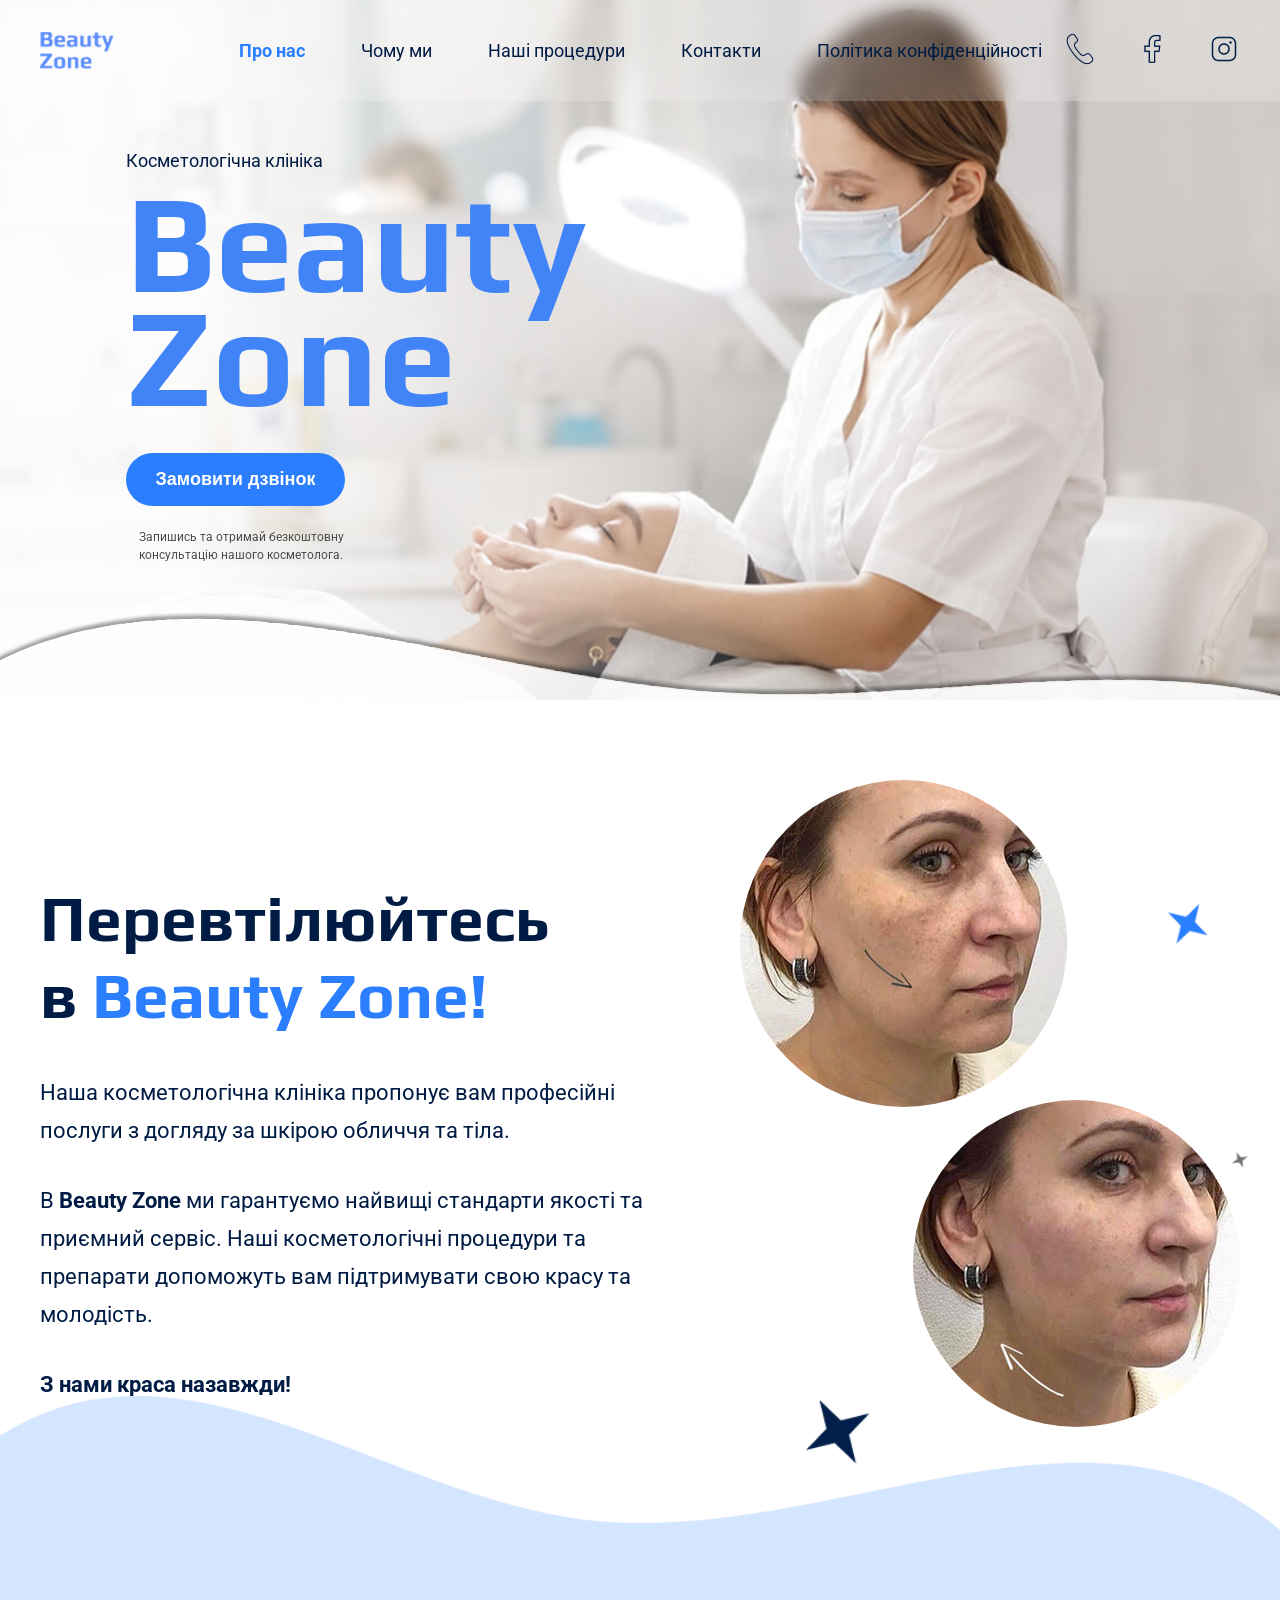
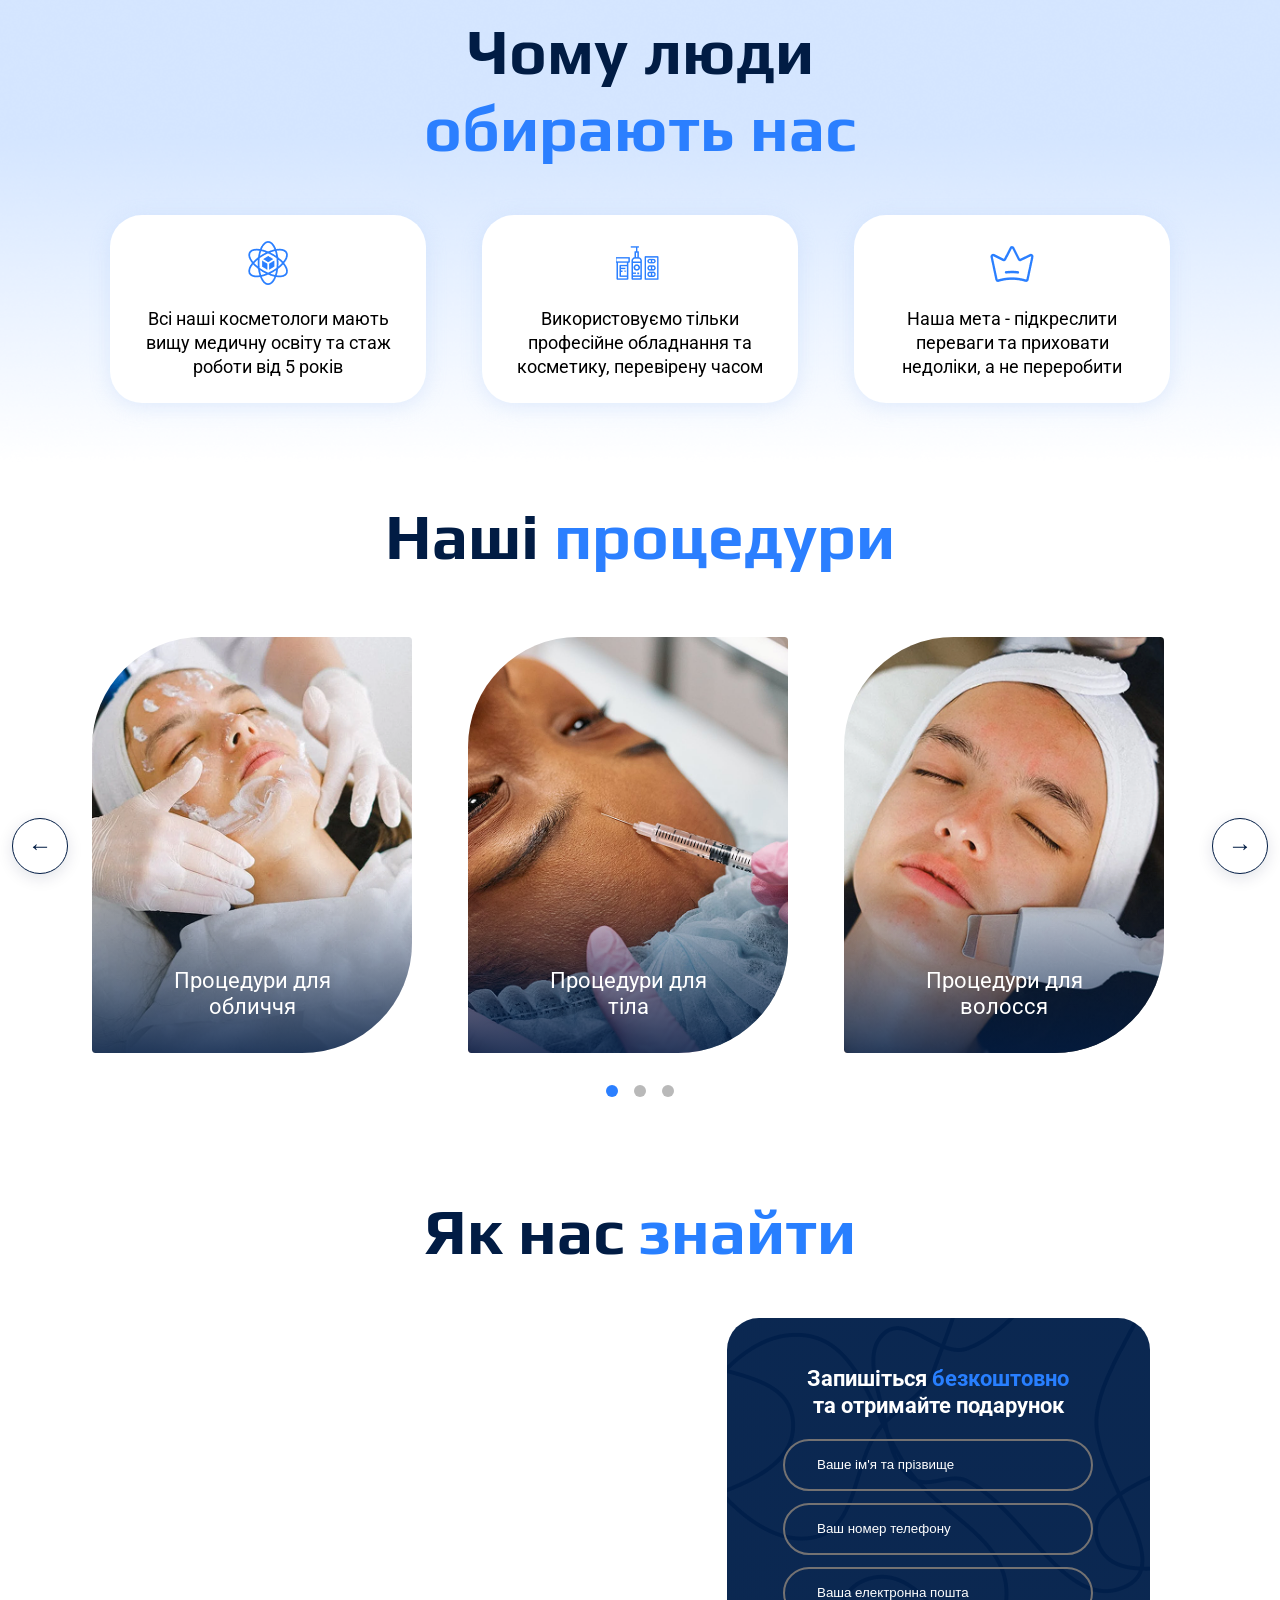
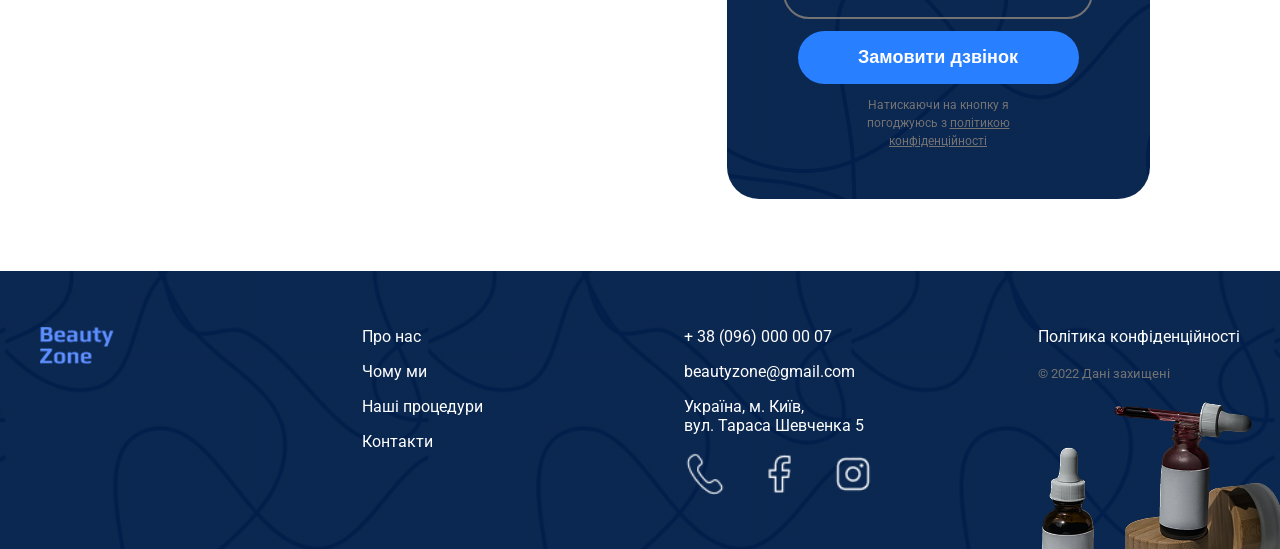
<file: index.html>
<!DOCTYPE html>
<html lang="uk">

<head>
  <meta charset="UTF-8">
  <meta name="viewport" content="width=device-width, initial-scale=1.0">
  <title>Beauty Zone</title>
  <link rel="stylesheet" href="./style.css">
  <link href="https://fonts.googleapis.com/css2?family=Roboto:wght@100;300;400;700;900&display=swap" rel="stylesheet">
  <link href="https://fonts.googleapis.com/css2?family=Play:wght@400;700&display=swap" rel="stylesheet">
  <link rel="stylesheet" href="https://cdn.jsdelivr.net/npm/swiper@11/swiper-bundle.min.css">
</head>

<body>
  <header class="header">
    <div class="container header_container">
      <div class="logo">
        <a href="#hero">
          <img
            src="images/logo@2x.png"
            alt="Beauty Zone"
          >
        </a>
      </div>
      <nav class="header-nav">
        <ul class="nav-list">
          <li><a href="#about">Про нас</a></li>
          <li><a href="#why">Чому ми</a></li>
          <li><a href="#services">Наші процедури</a></li>
          <li><a href="#contact">Контакти</a></li>
          <li><a href="privacy-policy.html">Політика конфіденційності</a></li>
        </ul>
      </nav>
      <div class="icons">
        <a href="tel:+380960000007"><img src="images/telephone.png" alt=""></a>
        <a href="#" aria-label="Facebook" target="_blank" rel="noopener noreferrer"><img src="images/facebook.png" alt=""></a>
        <a href="#" aria-label="Instagram" target="_blank" rel="noopener noreferrer"><img src="images/instagram.png" alt=""></a>
      </div>
      <button
        class="mobile-menu-button"
        type="button"
        data-mobile-menu-open
        aria-label="Відкрити меню"
        aria-controls="mobile-menu"
        aria-expanded="false"
      >
        <span></span>
        <span></span>
        <span></span>
      </button>
    </div>
  </header>

  <div class="mobile-menu" id="mobile-menu" data-mobile-menu aria-hidden="true">
    <button class="mobile-menu__close" type="button" data-mobile-menu-close aria-label="Закрити меню">
      &times;
    </button>
    <nav class="mobile-menu__nav" aria-label="Мобільна навігація">
      <ul>
        <li><a href="#about">Про нас</a></li>
        <li><a href="#why">Чому ми</a></li>
        <li><a href="#services">Наші процедури</a></li>
        <li><a href="#contact">Контакти</a></li>
        <li><a href="privacy-policy.html">Політика конфіденційності</a></li>
      </ul>
    </nav>
  </div>

  <main>
    <section id="hero">
      <div class="container">
        <div class="hero-content">
          <p>Косметологічна клініка</p>
          <h1>Beauty Zone</h1>
          <button class="btn" type="button" data-modal-open aria-controls="callback-modal" aria-expanded="false">Замовити дзвінок</button>
          <p>Запишись та отримай безкоштовну<br>консультацію нашого косметолога.</p>
        </div>
      </div>
    </section>

    <section id="about">
      <div class="about-container">
        <div class="about-content">
          <h2 class="about-title">
            Перевтілюйтесь
            <br>
            в <span>Beauty Zone!</span>
          </h2>
          <p class="about-text">Наша косметологічна клініка пропонує вам професійні послуги з догляду за шкірою обличчя та тіла.</p>
          <p class="about-text">В <span class="bold">Beauty Zone</span> ми гарантуємо найвищі стандарти якості та приємний сервіс. Наші косметологічні процедури та препарати допоможуть вам підтримувати свою красу та молодість.</p>
          <p class="about-text bold">З нами краса назавжди!</p>
        </div>
        <div class="about-images">
          <div class="about-photo-top">
            <img src="images/photo.png" class="photo" alt="">
          </div>
          <div class="about-photo-bottom">
            <img src="images/photo-2.png" class="photo-2" alt="">
          </div>
        </div>
        <img class="star-1" src="images/Star-1.png" alt="">
        <img class="star-2" src="images/Star-2.png" alt="">
        <img class="star-3" src="images/Star-3.png" alt="">
      </div>
    </section>

    <section id="why">
      <div class="wave-wrapper">
        <img src="images/wave.png" alt="" class="wave-image">
      </div>
      <div class="container">
        <h2 class="why-us-title">
          Чому люди <br>
          <span>обирають нас</span>
        </h2>
        <div class="why-us-cards">
          <div class="why-card">
            <img src="images/icon-1.png" alt="">
            <p>Всі наші косметологи мають вищу медичну освіту та стаж роботи від 5 років</p>
          </div>
          <div class="why-card">
            <img src="images/icon-2.png" alt="">
            <p>Використовуємо тільки професійне обладнання та косметику, перевірену часом</p>
          </div>
          <div class="why-card">
            <img src="images/icon-3.png" alt="">
            <p>Наша мета - підкреслити переваги та приховати недоліки, а не переробити</p>
          </div>
        </div>
      </div>
    </section>

    <section class="swiper-services-section" id="services">
      <div class="container-swiper-services">
        <h2 class="services-title">Наші <span>процедури</span></h2>

        <button class="services-button prev-button" type="button" aria-label="Попередня процедура">←</button>

        <div class="services-cards-container">
          <div class="services-slider swiper">
            <div class="swiper-wrapper">
              <div class="swiper-slide">
                <article class="services-card services-card-1">
                  <div class="services-card__inner">
                    <div class="services-card__front">
                      <h3 class="services-category">Процедури для обличчя</h3>
                    </div>
                    <div class="services-card__back">
                      <ul>
                        <li>Маски для обличчя</li>
                        <li>Ін'єкції краси</li>
                        <li>Очищення обличчя</li>
                      </ul>
                    </div>
                  </div>
                </article>
              </div>

              <div class="swiper-slide">
                <article class="services-card services-card-2">
                  <div class="services-card__inner">
                    <div class="services-card__front">
                      <h3 class="services-category">Процедури для тіла</h3>
                    </div>
                    <div class="services-card__back">
                      <ul>
                        <li>Воскова депіляція</li>
                        <li>Антицелюлітні процедури</li>
                        <li>SPA-догляд</li>
                      </ul>
                    </div>
                  </div>
                </article>
              </div>

              <div class="swiper-slide">
                <article class="services-card services-card-3">
                  <div class="services-card__inner">
                    <div class="services-card__front">
                      <h3 class="services-category">Процедури для волосся</h3>
                    </div>
                    <div class="services-card__back">
                      <ul>
                        <li>Маски для волосся</li>
                        <li>Лікування волосся</li>
                        <li>Стрижка та фарбування</li>
                      </ul>
                    </div>
                  </div>
                </article>
              </div>
            </div>
          </div>
        </div>

        <button class="services-button next-button" type="button" aria-label="Наступна процедура">→</button>
        <div class="services-buttons-bottom" aria-label="Services pagination">
          <button class="dot active" type="button" aria-label="Show procedure 1"></button>
          <button class="dot" type="button" aria-label="Show procedure 2"></button>
          <button class="dot" type="button" aria-label="Show procedure 3"></button>
        </div>
      </div>
    </section>

    <section class="contact-section" id="contact">
      <div class="container">
        <h2 class="contact-section__title">
          Як нас
          <span>знайти</span>
        </h2>

        <div class="contact-section__content">
          <iframe
            class="contact-section__map"
            src="https://maps.google.com/maps?q=Tarasa%20Shevchenka%20St%205%20Kyiv&t=&z=16&ie=UTF8&iwloc=&output=embed"
            title="Карта розташування"
            allowfullscreen=""
            loading="lazy"
            referrerpolicy="no-referrer-when-downgrade"
          ></iframe>

          <div class="contact-form">
            <h3 class="contact-form__title">
              Запишіться
              <span>безкоштовно</span>
              та отримайте подарунок
            </h3>

            <form class="form">
              <input class="form__input" type="text" name="full-name" placeholder="Ваше ім'я та прізвище" autocomplete="name" pattern="[A-Za-zА-Яа-яІіЇїЄєҐґ'’`-]+ [A-Za-zА-Яа-яІіЇїЄєҐґ'’`-]+" title="Введіть ім'я та прізвище двома словами" required>
              <input class="form__input" type="tel" name="phone" placeholder="Ваш номер телефону" autocomplete="tel" pattern="\+380[0-9]{9}" title="Введіть номер у форматі +380XXXXXXXXX" required>
              <input class="form__input" type="email" name="email" placeholder="Ваша електронна пошта" autocomplete="email" pattern="[^@\s]+@[^@\s]+\.[^@\s]+" title="Введіть коректну електронну пошту з @" required>
              <button class="contact-section__button button" type="submit">Замовити дзвінок</button>
              <p class="form-terms">
                Натискаючи на кнопку я погоджуюсь з
                <a class="form-terms__link" href="privacy-policy.html">політикою конфіденційності</a>
              </p>
            </form>
          </div>
        </div>
      </div>
    </section>
  </main>

  <div class="backdrop is-hidden" id="callback-modal" data-modal aria-hidden="true">
    <div class="modal" role="dialog" aria-modal="true" aria-labelledby="modal-title">
      <button class="modal__btn-close" type="button" data-modal-close aria-label="Закрити модальне вікно">&times;</button>
      <div class="contact-form">
        <h3 class="contact-form__title" id="modal-title">
          Запишіться
          <span>безкоштовно</span>
          та отримайте подарунок
        </h3>

        <form class="form">
          <input class="form__input" type="text" name="modal-full-name" placeholder="Ваше ім'я та прізвище" autocomplete="name" pattern="[A-Za-zА-Яа-яІіЇїЄєҐґ'’`-]+ [A-Za-zА-Яа-яІіЇїЄєҐґ'’`-]+" title="Введіть ім'я та прізвище двома словами" required>
          <input class="form__input" type="tel" name="modal-phone" placeholder="Ваш номер телефону" autocomplete="tel" pattern="\+380[0-9]{9}" title="Введіть номер у форматі +380XXXXXXXXX" required>
          <input class="form__input" type="email" name="modal-email" placeholder="Ваша електронна пошта" autocomplete="email" pattern="[^@\s]+@[^@\s]+\.[^@\s]+" title="Введіть коректну електронну пошту з @" required>
          <button class="contact-section__button button" type="submit">Замовити дзвінок</button>
          <p class="form-terms">
            Натискаючи на кнопку я погоджуюсь з
            <a class="form-terms__link" href="privacy-policy.html">політикою конфіденційності</a>
          </p>
        </form>
      </div>
    </div>
  </div>

  <footer class="footer" id="privacy">
    <div class="container footer__container">
      <a class="footer__logo" href="#hero" aria-label="Beauty Zone">
        <img
          src="images/logo@2x.png"
          alt="Beauty Zone"
        >
      </a>

      <nav class="footer__nav" aria-label="Footer navigation">
        <a href="#about">Про нас</a>
        <a href="#why">Чому ми</a>
        <a href="#services">Наші процедури</a>
        <a href="#contact">Контакти</a>
      </nav>

      <address class="footer__contacts">
        <a href="tel:+380960000007">+ 38 (096) 000 00 07</a>
        <a href="mailto:beautyzone@gmail.com">beautyzone@gmail.com</a>
        <span>Україна, м. Київ,<br>вул. Тараса Шевченка 5</span>
        <span class="footer__icons">
          <a href="tel:+380960000007" aria-label="Phone"><img src="images/telephone.png" alt=""></a>
          <a href="#" aria-label="Facebook"><img src="images/facebook.png" alt=""></a>
          <a href="#" aria-label="Instagram"><img src="images/instagram.png" alt=""></a>
        </span>
      </address>

      <div class="footer__policy">
        <a href="privacy-policy.html">Політика конфіденційності</a>
        <p>&copy; 2022 Дані захищені</p>
      </div>
    </div>
    <img class="footer__photo" src="images/foto.png" alt="">
  </footer>

  <script src="https://cdn.jsdelivr.net/npm/swiper@11/swiper-bundle.min.js"></script>
  <script src="./js/script.js"></script>
</body>

</html>
</file>
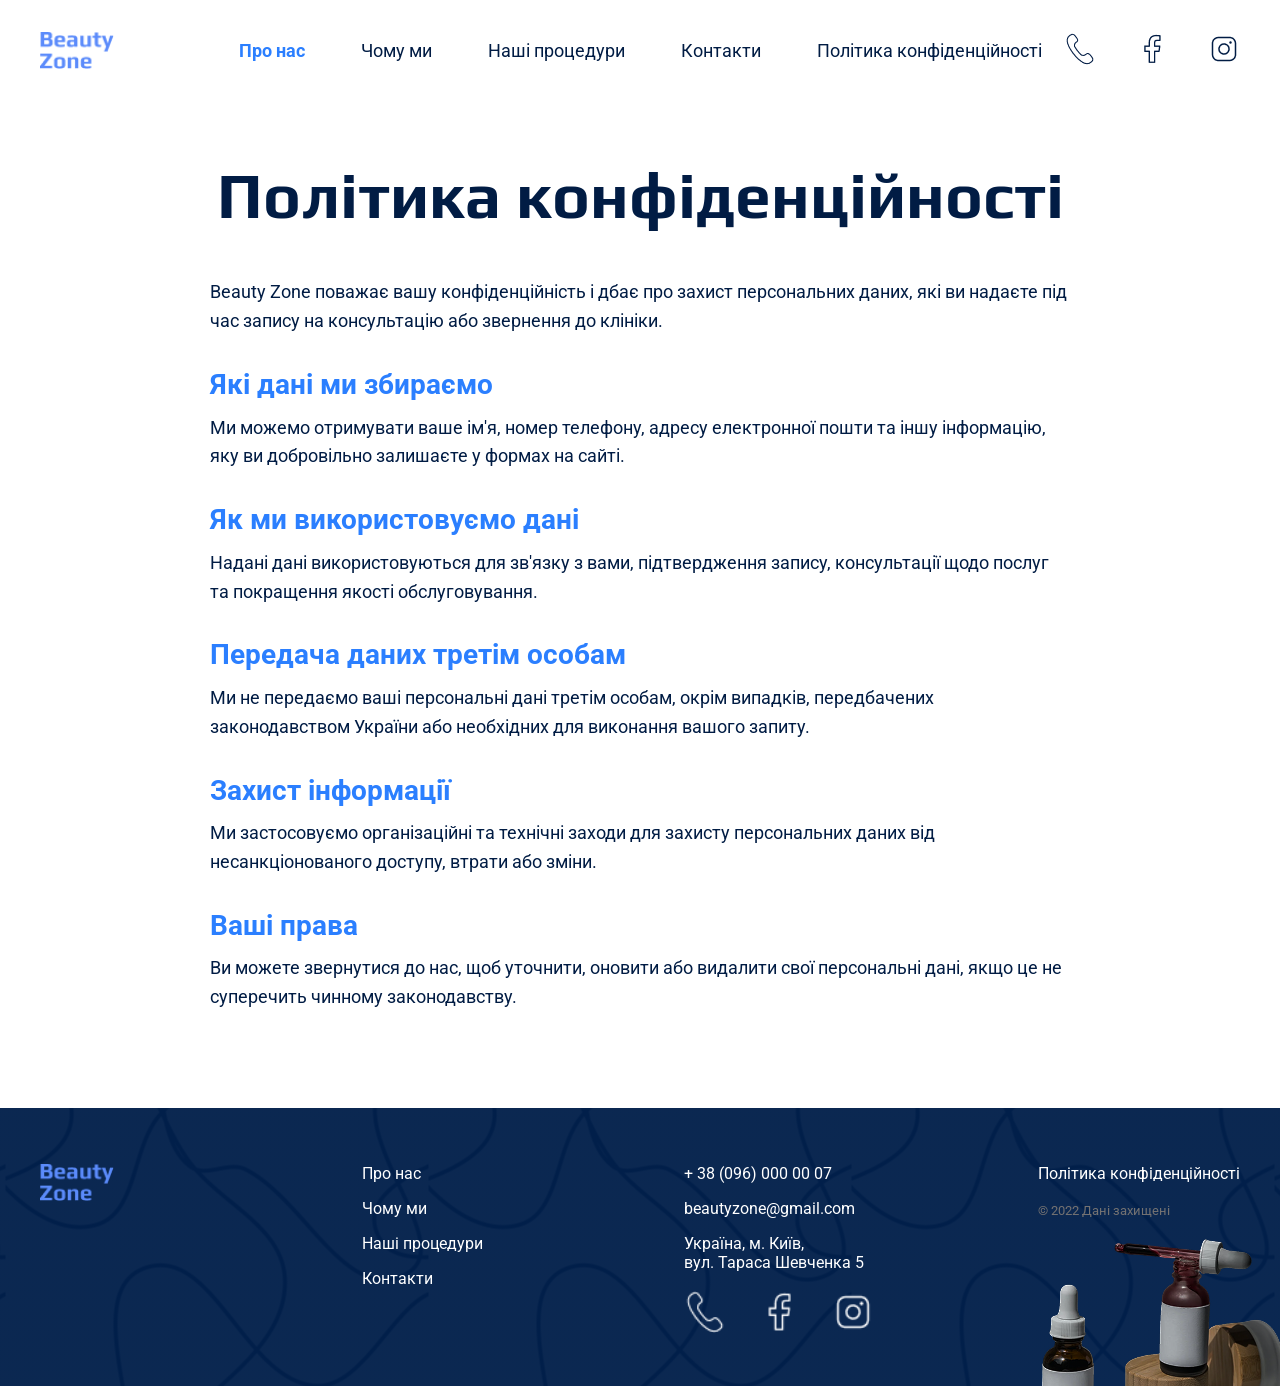
<file: privacy-policy.html>
<!DOCTYPE html>
<html lang="uk">

<head>
  <meta charset="UTF-8">
  <meta name="viewport" content="width=device-width, initial-scale=1.0">
  <title>Політика конфіденційності | Beauty Zone</title>
  <link rel="stylesheet" href="./style.css">
  <link href="https://fonts.googleapis.com/css2?family=Roboto:wght@100;300;400;700;900&display=swap" rel="stylesheet">
  <link href="https://fonts.googleapis.com/css2?family=Play:wght@400;700&display=swap" rel="stylesheet">
</head>

<body>
  <header class="header">
    <div class="container header_container">
      <div class="logo">
        <a href="index.html#hero">
          <img
            src="images/logo.png"
            srcset="images/logo.png 1x, images/logo@2x.png 2x"
            alt="Beauty Zone"
          >
        </a>
      </div>
      <nav class="header-nav">
        <ul class="nav-list">
          <li><a href="index.html#about">Про нас</a></li>
          <li><a href="index.html#why">Чому ми</a></li>
          <li><a href="index.html#services">Наші процедури</a></li>
          <li><a href="index.html#contact">Контакти</a></li>
          <li><a href="privacy-policy.html">Політика конфіденційності</a></li>
        </ul>
      </nav>
      <div class="icons">
        <a href="tel:+380960000007"><img src="images/telephone.png" alt=""></a>
        <a href="#" aria-label="Facebook" target="_blank" rel="noopener noreferrer"><img src="images/facebook.png" alt=""></a>
        <a href="#" aria-label="Instagram" target="_blank" rel="noopener noreferrer"><img src="images/instagram.png" alt=""></a>
      </div>
      <button
        class="mobile-menu-button"
        type="button"
        data-mobile-menu-open
        aria-label="Відкрити меню"
        aria-controls="mobile-menu"
        aria-expanded="false"
      >
        <span></span>
        <span></span>
        <span></span>
      </button>
    </div>
  </header>

  <div class="mobile-menu" id="mobile-menu" data-mobile-menu aria-hidden="true">
    <button class="mobile-menu__close" type="button" data-mobile-menu-close aria-label="Закрити меню">
      &times;
    </button>
    <nav class="mobile-menu__nav" aria-label="Мобільна навігація">
      <ul>
        <li><a href="index.html#about">Про нас</a></li>
        <li><a href="index.html#why">Чому ми</a></li>
        <li><a href="index.html#services">Наші процедури</a></li>
        <li><a href="index.html#contact">Контакти</a></li>
        <li><a href="privacy-policy.html">Політика конфіденційності</a></li>
      </ul>
    </nav>
  </div>

  <main>
    <section class="privacy-policy">
      <div class="container">
        <h1 class="privacy-policy__title">Політика конфіденційності</h1>
        <div class="privacy-policy__content">
          <p>
            Beauty Zone поважає вашу конфіденційність і дбає про захист персональних даних,
            які ви надаєте під час запису на консультацію або звернення до клініки.
          </p>

          <h2>Які дані ми збираємо</h2>
          <p>
            Ми можемо отримувати ваше ім'я, номер телефону, адресу електронної пошти та іншу
            інформацію, яку ви добровільно залишаєте у формах на сайті.
          </p>

          <h2>Як ми використовуємо дані</h2>
          <p>
            Надані дані використовуються для зв'язку з вами, підтвердження запису,
            консультації щодо послуг та покращення якості обслуговування.
          </p>

          <h2>Передача даних третім особам</h2>
          <p>
            Ми не передаємо ваші персональні дані третім особам, окрім випадків, передбачених
            законодавством України або необхідних для виконання вашого запиту.
          </p>

          <h2>Захист інформації</h2>
          <p>
            Ми застосовуємо організаційні та технічні заходи для захисту персональних даних
            від несанкціонованого доступу, втрати або зміни.
          </p>

          <h2>Ваші права</h2>
          <p>
            Ви можете звернутися до нас, щоб уточнити, оновити або видалити свої персональні
            дані, якщо це не суперечить чинному законодавству.
          </p>
        </div>
      </div>
    </section>
  </main>

  <footer class="footer">
    <div class="container footer__container">
      <a class="footer__logo" href="index.html#hero" aria-label="Beauty Zone">
        <img
          src="images/logo.png"
          srcset="images/logo.png 1x, images/logo@2x.png 2x"
          alt="Beauty Zone"
        >
      </a>

      <nav class="footer__nav" aria-label="Footer navigation">
        <a href="index.html#about">Про нас</a>
        <a href="index.html#why">Чому ми</a>
        <a href="index.html#services">Наші процедури</a>
        <a href="index.html#contact">Контакти</a>
      </nav>

      <address class="footer__contacts">
        <a href="tel:+380960000007">+ 38 (096) 000 00 07</a>
        <a href="mailto:beautyzone@gmail.com">beautyzone@gmail.com</a>
        <span>Україна, м. Київ,<br>вул. Тараса Шевченка 5</span>
        <span class="footer__icons">
          <a href="tel:+380960000007" aria-label="Phone"><img src="images/telephone.png" alt=""></a>
          <a href="#" aria-label="Facebook"><img src="images/facebook.png" alt=""></a>
          <a href="#" aria-label="Instagram"><img src="images/instagram.png" alt=""></a>
        </span>
      </address>

      <div class="footer__policy">
        <a href="privacy-policy.html">Політика конфіденційності</a>
        <p>&copy; 2022 Дані захищені</p>
      </div>
    </div>
    <img class="footer__photo" src="images/foto.png" alt="">
  </footer>

  <script src="./js/script.js"></script>
</body>

</html>
</file>
<file: style.css>
html {
  scroll-behavior: smooth;
}

body {
  margin: 0;
  background-color: #ffffff;
  font-family: "Roboto", sans-serif;
  position: relative;
  overflow-x: hidden;
}

* {
  box-sizing: border-box;
}

img {
  max-width: 100%;
}

a {
  color: inherit;
  text-decoration: none;
}

a,
button,
input,
textarea,
select {
  transition: color 0.2s ease, background-color 0.2s ease, border-color 0.2s ease, box-shadow 0.2s ease, opacity 0.2s ease, transform 0.2s ease;
}

header {
  position: absolute;
  top: 0;
  left: 0;
  width: 100%;
  z-index: 10;
  background: rgba(255, 255, 255, 0.2);
  backdrop-filter: blur(10px);
  padding: 32px 0;
}

.container {
  position: relative;
  margin: 0 auto;
  padding: 0 20px;
}

.header_container {
  position: relative;
  margin: 0 auto;
  padding: 0 20px;
  display: flex;
  justify-content: space-between;
  align-items: center;
}

.logo {
  display: flex;
  align-items: center;
}

.logo img {
  width: 74px;
  height: auto;
  display: block;
}

.header-nav {
  display: none;
  justify-self: center;
}

.nav-list,
.header-nav ul {
  display: flex;
  list-style: none;
}

.nav-list {
  gap: 56px;
  margin: 0;
  padding: 0;
}

.nav-list a {
  color: #011c44;
  font-size: 18px;
  font-weight: 400;
  transition: color 0.2s;
}

.nav-list li:first-child a,
.nav-list a:hover {
  color: #2b7fff;
}

.nav-list li:first-child a {
  font-weight: 700;
}

.icons {
  display: none;
  align-items: center;
  justify-self: end;
  gap: 40px;
}

.icons img {
  width: 32px;
  height: 32px;
  object-fit: contain;
  transition: opacity 0.2s ease;
}

.icons img:hover {
  opacity: 0.7;
  cursor: pointer;
}

#hero {
  position: relative;
  min-height: 560px;
  padding: 56px 0 80px;
  display: flex;
  align-items: center;
  overflow: hidden;
  background-image:
    linear-gradient(to right, rgba(255, 255, 255, 0.95) 15%, rgba(255, 255, 255, 0.35) 45%, rgba(255, 255, 255, 0) 70%),
    url("images/hero_bg.png");
  background-repeat: no-repeat, no-repeat;
  background-position: right top;
  background-size: cover, cover;
}

#hero .container {
  width: 100%;
  padding: 0 20px;
}

.hero-content {
  position: relative;
  z-index: 2;
  max-width: 360px;
  display: flex;
  flex-direction: column;
  align-items: flex-start;
  margin-top: -20px;
  overflow: visible;
}

.hero-content h1 {
  max-width: 530px;
  margin: 0 0 40px;
  font-family: "Play", sans-serif;
  font-weight: 700;
  font-size: 64px;
  line-height: 0.81;
  letter-spacing: 0;
  color: #4184f7;
}

.hero-content > p:first-child {
  margin: 0 0 16px;
  font-size: 18px;
  line-height: 1;
  color: #011c44;
}

.hero-content p:last-child {
  width: 230px;
  margin: 8px 0 0;
  font-size: 12px;
  line-height: 18px;
  color: #4a4a4a;
  text-align: center;
}

.btn {
  width: 219px;
  height: 53px;
  margin-bottom: 14px;
  border: none;
  border-radius: 32px;
  background-color: #2b7fff;
  color: #ffffff;
  font-size: 18px;
  font-weight: 600;
  display: flex;
  justify-content: center;
  align-items: center;
  cursor: pointer;
  text-align: center;
  transition: background-color 0.2s, transform 0.2s;
}

.btn:hover {
  background-color: #1a5edb;
  transform: translateY(-2px);
}

.btn:active {
  transform: translateY(0);
}

#hero::before {
  content: "";
  position: absolute;
  left: -10%;
  right: 0;
  bottom: -1px;
  width: 120%;
  height: 82px;
  background: url("images/blob.png") no-repeat center bottom;
  background-size: cover;
  filter: brightness(2.5);
  opacity: 0.9;
  transform: scaleY(-1) rotate(-2.56deg);
  z-index: 1;
}

#about {
  padding: 48px 0 72px;
  margin-top: 0;
}

ul,
ol {
  margin: 0;
  padding-left: 0;
}

.about-container {
  position: relative;
  margin: 0 auto;
  padding: 0 20px;
  display: flex;
  flex-direction: column;
  justify-content: space-between;
  align-items: flex-start;
  gap: 40px;
}

.about-content {
  max-width: 620px;
}

.about-title {
  width: auto;
  height: auto;
  max-width: 530px;
  margin-top: 0;
  margin-bottom: 40px;
  color: #011c44;
  font-family: "Play", sans-serif;
  font-size: 40px;
  font-weight: 700;
  line-height: 1.1;
}

.about-title span {
  color: #2b7fff;
}

.about-text {
  max-width: 709px;
  margin-bottom: 32px;
  color: #011c44;
  font-size: 18px;
  line-height: 1.6;
}

.about-text:last-child {
  margin-bottom: 0;
}

.bold {
  font-weight: 700;
}

.about-images {
  position: relative;
  width: 100%;
  min-height: 560px;
  margin-top: 0;
}

.about-photo-top,
.about-photo-bottom {
  position: absolute;
  width: min(327px, 82vw);
  height: min(327px, 82vw);
  border-radius: 50%;
  overflow: hidden;
  background: #d9d9d9;
}

.about-photo-top {
  top: 0;
  left: 0;
}

.about-photo-bottom {
  top: 260px;
  right: 0;
}

.photo,
.photo-2 {
  width: 100%;
  height: 100%;
  object-fit: cover;
  display: block;
}

.star-1 {
  position: absolute;
  display: none;
  width: 64px;
  height: 64px;
  right: 390px;
  bottom: 16px;
  --star-rotate: 30deg;
  animation: star-twinkle 3s ease-in-out infinite;
}

.star-2 {
  position: absolute;
  display: none;
  width: 40px;
  height: 40px;
  top: 24px;
  right: 52px;
  --star-rotate: -30deg;
  animation: star-twinkle 3.6s ease-in-out infinite 0.35s;
}

.star-3 {
  position: absolute;
  display: none;
  width: 16px;
  height: 16px;
  top: 272px;
  right: 12px;
  --star-rotate: 22.91deg;
  animation: star-twinkle 2.8s ease-in-out infinite 0.7s;
}

@keyframes star-twinkle {
  0%, 100% {
    transform: rotate(var(--star-rotate)) scale(1);
  }

  50% {
    transform: rotate(calc(var(--star-rotate) + 24deg)) scale(1.14);
  }
}

#why {
  position: relative;
  overflow: visible;
  padding: 48px 0 64px;
  z-index: 1;
}

.wave-wrapper {
  position: absolute;
  width: 100vw;
  height: auto;
  left: 50%;
  top: -140px;
  transform: translateX(-50%);
  z-index: 0;
  pointer-events: none;
}

.wave-image {
  width: 100%;
  height: auto;
  display: block;
}

.why-us-title {
  width: auto;
  height: auto;
  position: relative;
  margin-bottom: 48px;
  color: #011c44;
  font-family: "Play", sans-serif;
  font-size: 40px;
  font-weight: 700;
  line-height: 1.1;
  text-align: center;
}

.why-us-title span {
  color: #2b7fff;
}

.why-us-cards {
  position: relative;
  display: flex;
  justify-content: center;
  gap: 20px;
  flex-wrap: wrap;
}

.why-card {
  position: relative;
  z-index: 3;
  width: min(316px, calc(100vw - 40px));
  min-height: 181px;
  padding: 24px 32px;
  border-radius: 32px;
  background: #ffffff;
  box-shadow: 0 4px 20px rgba(168, 198, 245, 0.3);
  text-align: center;
}

.why-card img {
  width: 48px;
  height: 48px;
  margin-bottom: 16px;
}

.why-card p {
  width: 252px;
  margin: 0 auto;
  color: #000000;
  font-size: 18px;
  line-height: 24px;
}

.swiper-services-section {
  position: relative;
}

.container-swiper-services {
  position: relative;
  margin: 0 auto;
}

.services-title {
  width: auto;
  height: auto;
  margin: 0 auto 32px;
  color: #011c44;
  font-family: "Play", sans-serif;
  font-size: 40px;
  font-weight: 700;
  line-height: 1.1;
  text-align: center;
}

.services-title span {
  color: #2b7fff;
}

.services-slider {
  position: relative;
  width: 320px;
  max-width: 320px;
  margin: 0 auto;
  overflow: hidden;
}

.swiper-wrapper {
  display: flex;
  align-items: center;
  justify-content: flex-start;
}

.swiper-slide {
  display: flex;
  justify-content: center;
}

.services-cards-container {
  position: relative;
  max-width: 420px;
  margin: 0 auto;
  padding: 0 52px;
}

.services-card {
  --services-card-radius: 109.93px 3.68px 109.93px 3.68px;
  flex: 0 0 auto;
  width: 320px;
  height: 416px;
  padding: 0;
  border-radius: var(--services-card-radius);
  display: flex;
  flex-direction: column;
  align-items: center;
  perspective: 1000px;
}

.services-card__inner {
  position: relative;
  width: 100%;
  height: 100%;
  border-radius: var(--services-card-radius);
  transition: transform 0.2s;
  transform-style: preserve-3d;
}

.services-card.active .services-card__inner {
  transform: rotateY(-180deg);
}

.services-card.is-flipping .services-card__inner {
  animation: services-card-flip 0.8s ease forwards;
}

.services-card:not(.active):hover .services-card__inner {
  transform: none;
}

@keyframes services-card-flip {
  from {
    transform: rotateY(0);
  }
  to {
    transform: rotateY(-180deg);
  }
}

.services-card__front,
.services-card__back {
  position: absolute;
  width: 100%;
  height: 100%;
  border-radius: var(--services-card-radius);
  backface-visibility: hidden;
  overflow: hidden;
}

.services-card__front,
.services-card__back {
  display: flex;
  align-items: flex-end;
  justify-content: center;
  padding: 0 77px 32px;
  background-size: cover;
  background-position: center;
}

.services-card-1 .services-card__front,
.services-card-1 .services-card__back {
  background-image: url("images/image 1580 (1).png");
}

.services-card-2 .services-card__front,
.services-card-2 .services-card__back {
  background-image: url("images/image 1570.png");
}

.services-card-3 .services-card__front,
.services-card-3 .services-card__back {
  background-image: url("images/image 1574.png");
}

.services-card__back::before {
  content: "";
  position: absolute;
  inset: 0;
  background: linear-gradient(
    180deg,
    #011C44 0%,
    rgba(1, 28, 68, 0.72) 72.58%,
    #011C44 100%
  );
}

.services-card__front::before {
  content: "";
  position: absolute;
  inset: auto 0 0;
  height: 45%;
  background: linear-gradient(180deg, rgba(1, 28, 68, 0) 0%, rgba(1, 28, 68, 0.84) 100%);
}

.services-card__back {
  transform: rotateY(-180deg);
  color: #ffffff;
}

.services-category {
  position: relative;
  z-index: 2;
  max-width: 220px;
  margin: 0;
  color: #ffffff;
  font-size: 22px;
  font-weight: 400;
  line-height: 1.2;
  text-align: center;
}

.services-card__back ul {
  position: relative;
  z-index: 2;
  list-style: none;
  width: 100%;
  max-width: 220px;
  padding: 0;
  margin: 0;
  color: #ffffff;
  font-size: 22px;
  line-height: 1.2;
  text-align: center;
}

.services-card__back li {
  display: none;
}

.services-card__back li.active {
  display: block;
}

.services-button {
  position: absolute;
  top: 50%;
  z-index: 200;
  width: 44px;
  height: 44px;
  border: 1px solid #011c44;
  border-radius: 50%;
  background: #ffffff;
  font-size: 24px;
  color: #011c44;
  display: flex;
  align-items: center;
  justify-content: center;
  box-shadow: 0 4px 16px rgba(1, 28, 68, 0.12);
  cursor: pointer;
  transform: translateY(-50%);
}

.prev-button {
  left: 0;
}

.next-button {
  right: 0;
}

.services-buttons-bottom {
  display: flex;
  justify-content: center;
  gap: 16px;
  margin-top: 32px;
}

.dot {
  width: 12px;
  height: 12px;
  border: none;
  border-radius: 50%;
  padding: 0;
  background: #b9b9b9;
  cursor: pointer;
}

.dot:hover {
  background: #747272;
}

.dot.active {
  background: #2b7fff;
}

.contact-section {
  padding: 64px 0;
}

.contact-section__title {
  width: auto;
  height: auto;
  margin: 0 auto 40px;
  color: #011c44;
  font-family: "Play", sans-serif;
  font-size: 40px;
  font-weight: 700;
  line-height: 1.1;
  text-align: center;
}

.contact-section__title span {
  color: #287fff;
}

.contact-section__content {
  width: auto;
  margin: 0 auto;
  display: flex;
  flex-direction: column;
  justify-content: center;
  align-items: center;
  gap: 32px;
  padding: 0 20px;
}

.contact-section__map {
  width: 100%;
  max-width: 605px;
  height: 360px;
  flex: none;
  display: block;
  border: none;
  border-radius: 32px;
}

.contact-form {
  width: 100%;
  max-width: 423px;
  height: auto;
  min-height: 0;
  padding: 40px 24px;
  background:
    linear-gradient(rgba(1, 31, 74, 0.96), rgba(1, 31, 74, 0.96)),
    url("images/background.png") center / cover no-repeat;
  border: 0;
  border-radius: 32px;
  display: flex;
  flex-direction: column;
  justify-content: center;
  align-items: center;
}

.contact-form__title {
  width: 100%;
  margin: 0 0 20px;
  color: #ffffff;
  font-size: 22px;
  font-weight: 700;
  line-height: 1.2;
  text-align: center;
}

.contact-form__title span {
  color: #287fff;
}

.form {
  width: 100%;
  display: flex;
  flex-direction: column;
  align-items: center;
  gap: 12px;
}

.form__input {
  width: 100%;
  height: 52px;
  padding-left: 32px;
  border: 2px solid #747272;
  border-radius: 32px;
  outline: none;
  background: transparent;
  color: #ffffff;
}

.form__input::placeholder {
  color: #ffffff;
}

.form__input:focus {
  border-color: #2b7fff;
  box-shadow: 0 0 0 3px rgba(43, 127, 255, 0.24);
}

.button {
  width: 100%;
  height: 53px;
  margin-top: 0;
  border: none;
  border-radius: 32px;
  background: #287fff;
  color: #ffffff;
  font-size: 18px;
  font-weight: 700;
  cursor: pointer;
}

.form-terms {
  width: 213px;
  margin: 0;
  color: #747272;
  font-size: 12px;
  line-height: 18px;
  text-align: center;
}

.form-terms__link {
  color: #747272;
  text-decoration: underline;
}

.backdrop {
  position: fixed;
  inset: 0;
  z-index: 1000;
  display: flex;
  align-items: center;
  justify-content: center;
  padding: 20px;
  background: rgba(1, 28, 68, 0.45);
  opacity: 1;
  visibility: visible;
  transition: opacity 0.2s, visibility 0.2s;
}

.backdrop.is-hidden {
  opacity: 0;
  visibility: hidden;
  pointer-events: none;
}

.modal {
  position: relative;
  display: flex;
  align-items: center;
  width: 100%;
  max-width: 423px;
  height: 481px;
  padding: 40px 56px;
  border: 0;
  border-radius: 32px;
  background:
    linear-gradient(rgba(1, 31, 74, 0.96), rgba(1, 31, 74, 0.96)),
    url("images/background.png") center / cover no-repeat;
}

.modal .contact-form {
  width: 100%;
  height: auto;
  padding: 0;
  border: 0;
  border-radius: 0;
  background: transparent;
}

.modal .form,
.modal .form__input,
.modal .button,
.modal .contact-form__title {
  width: 100%;
}

.modal__btn-close {
  position: absolute;
  top: 24px;
  right: 24px;
  width: 24px;
  height: 24px;
  border: none;
  padding: 0;
  background: transparent;
  color: #ffffff;
  font-size: 28px;
  line-height: 1;
  cursor: pointer;
}

.privacy-policy {
  padding: 120px 0 64px;
}

.privacy-policy__title {
  margin: 0 0 32px;
  color: #011c44;
  font-family: "Play", sans-serif;
  font-weight: 700;
  font-size: 40px;
  line-height: 1.1;
  text-align: center;
}

.privacy-policy__content {
  max-width: 860px;
  margin: 0 auto;
  color: #011c44;
  font-size: 16px;
  line-height: 1.6;
}

.privacy-policy__content h2 {
  margin: 32px 0 12px;
  color: #2b7fff;
  font-size: 24px;
  line-height: 1.2;
}

.privacy-policy__content p {
  margin: 0;
}

.footer {
  position: relative;
  min-height: 278px;
  overflow: hidden;
  padding: 48px 0;
  background:
    linear-gradient(rgba(1, 31, 74, 0.96), rgba(1, 31, 74, 0.96)),
    url("images/background.png") center / 423px 481px repeat;
  color: #ffffff;
}

.footer__container {
  position: relative;
  z-index: 1;
  display: grid;
  grid-template-columns: 1fr;
  gap: 28px;
  align-items: start;
}

.footer__logo img {
  width: 74px;
  height: auto;
  filter: none;
}

.footer__nav,
.footer__contacts,
.footer__policy {
  display: grid;
  gap: 16px;
}

.footer a,
.footer__contacts span {
  color: #ffffff;
  font-size: 16px;
  line-height: 1.2;
}

.footer__contacts {
  font-style: normal;
}

.footer__icons {
  display: flex;
  gap: 32px;
  margin-top: 2px;
}

.footer__icons img {
  width: 42px;
  height: 42px;
  object-fit: contain;
  filter: brightness(0) invert(1);
}

.footer__policy {
  justify-self: start;
}

.footer__policy p {
  margin: 4px 0 0;
  color: #747272;
  font-size: 13px;
}

.footer__photo {
  position: absolute;
  right: 0;
  bottom: 0;
  width: 247px;
  opacity: 0.35;
  pointer-events: none;
  z-index: 0;
}

.mobile-menu-button {
  display: flex;
  width: 32px;
  height: 32px;
  padding: 0;
  border: 0;
  background: transparent;
  flex-direction: column;
  justify-content: center;
  gap: 6px;
  cursor: pointer;
}

.mobile-menu-button span {
  display: block;
  width: 100%;
  height: 2px;
  border-radius: 2px;
  background: #011c44;
}

.mobile-menu {
  position: fixed;
  inset: 0;
  z-index: 1000;
  display: flex;
  flex-direction: column;
  padding: 28px;
  background: #ffffff;
  transform: translateX(100%);
  visibility: hidden;
  transition: transform 0.2s ease, visibility 0.2s ease;
}

.mobile-menu.is-open {
  transform: translateX(0);
  visibility: visible;
}

.mobile-menu__close {
  align-self: flex-end;
  width: 32px;
  height: 32px;
  padding: 0;
  border: 0;
  background: transparent;
  color: #011c44;
  font-size: 36px;
  line-height: 1;
  cursor: pointer;
}

.mobile-menu__nav {
  margin-top: 56px;
}

.mobile-menu__nav ul {
  display: grid;
  gap: 24px;
  list-style: none;
  margin: 0;
  padding: 0;
}

.mobile-menu__nav a {
  color: #011c44;
  font-size: 22px;
  line-height: 1.2;
}

.mobile-menu__nav a:hover {
  color: #2b7fff;
}

.is-scroll-locked {
  overflow: hidden;
}

@media (min-width: 421px) {
  .services-cards-container {
    padding: 0 64px;
  }
}

@media (min-width: 768px) {
  .header_container,
  .container,
  .about-container,
  .container-swiper-services {
    max-width: 960px;
  }

  .header_container {
    display: grid;
    grid-template-columns: 180px 1fr 180px;
  }

  .header-nav,
  .icons {
    display: flex;
  }

  .mobile-menu-button {
    display: none;
  }

  .nav-list {
    gap: 20px;
  }

  .icons {
    gap: 16px;
  }

  #hero {
    min-height: 700px;
    padding: 36px 0 0;
  }

  #hero .container {
    padding: 0 20px 0 106px;
  }

  #hero::before {
    bottom: -50px;
    height: 120px;
  }

  .hero-content {
    max-width: 530px;
    margin-top: -20px;
  }

  .hero-content h1 {
    font-size: 140px;
  }

  #about {
    padding: 80px 0 56px;
    margin-top: 40px;
  }

  .about-container {
    flex-direction: row;
    margin-top: 60px;
    gap: 32px;
  }

  .about-title,
  .why-us-title,
  .contact-section__title {
    font-size: 64px;
    line-height: 1.2;
  }

  .about-text {
    font-size: 22px;
    line-height: 38px;
  }

  .about-images {
    width: 360px;
    min-height: 420px;
    margin-top: 180px;
  }

  .about-photo-top,
  .about-photo-bottom {
    width: 260px;
    height: 260px;
  }

  .about-photo-top {
    top: -280px;
  }

  .about-photo-bottom {
    top: 40px;
  }

  .star-1,
  .star-2,
  .star-3 {
    display: block;
  }

  #why {
    padding-top: 24px;
    padding-bottom: 96px;
  }

  .why-us-cards {
    gap: 56px;
  }

  .why-card {
    width: 316px;
  }

  .services-title {
    width: 510px;
    height: 74px;
    margin-bottom: 64px;
    font-size: 64px;
    line-height: 74px;
  }

  .services-slider {
    width: auto;
    max-width: 632px;
  }

  .services-cards-container {
    max-width: 792px;
    padding: 0 80px;
  }

  .services-button {
    top: 58%;
    width: 56px;
    height: 56px;
  }

  .contact-section {
    padding-top: 96px;
    padding-bottom: 72px;
  }

  .contact-section__title {
    width: 432px;
    margin-bottom: 48px;
  }

  .contact-section__content {
    flex-direction: row;
    align-items: flex-start;
    max-width: 920px;
    padding: 0 20px;
  }

  .contact-section__map {
    flex: 1 1 520px;
    height: 481px;
  }

  .contact-form {
    width: 423px;
    height: 481px;
    padding: 40px 56px;
  }

  .contact-form__title {
    width: 274px;
  }

  .form {
    width: auto;
  }

  .form__input {
    width: 310px;
  }

  .button {
    width: 281px;
  }

  .privacy-policy {
    padding: 160px 0 96px;
  }

  .privacy-policy__title {
    margin-bottom: 48px;
    font-size: 64px;
  }

  .privacy-policy__content {
    font-size: 18px;
  }

  .privacy-policy__content h2 {
    font-size: 28px;
  }

  .footer {
    padding: 56px 0 48px;
  }

  .footer__container {
    grid-template-columns: repeat(2, 1fr);
    gap: 40px;
  }

  .footer__photo {
    opacity: 1;
  }
}

@media (min-width: 1200px) {
  .header_container {
    max-width: 1288px;
  }

  .container,
  .about-container {
    max-width: 1240px;
  }

  .container-swiper-services {
    max-width: 1256px;
  }

  .nav-list {
    gap: 56px;
  }

  .icons {
    gap: 40px;
  }

  .about-container {
    gap: 80px;
  }

  .about-images {
    width: 500px;
  }

  .about-photo-top,
  .about-photo-bottom {
    width: 327px;
    height: 327px;
  }

  .services-slider {
    max-width: 1096px;
  }

  .services-cards-container {
    max-width: 1256px;
  }

  .contact-section__content {
    max-width: 1059px;
  }

  .footer__container {
    grid-template-columns: repeat(4, 1fr);
    gap: 88px;
  }

  .footer__policy {
    justify-self: end;
  }
}
</file>
